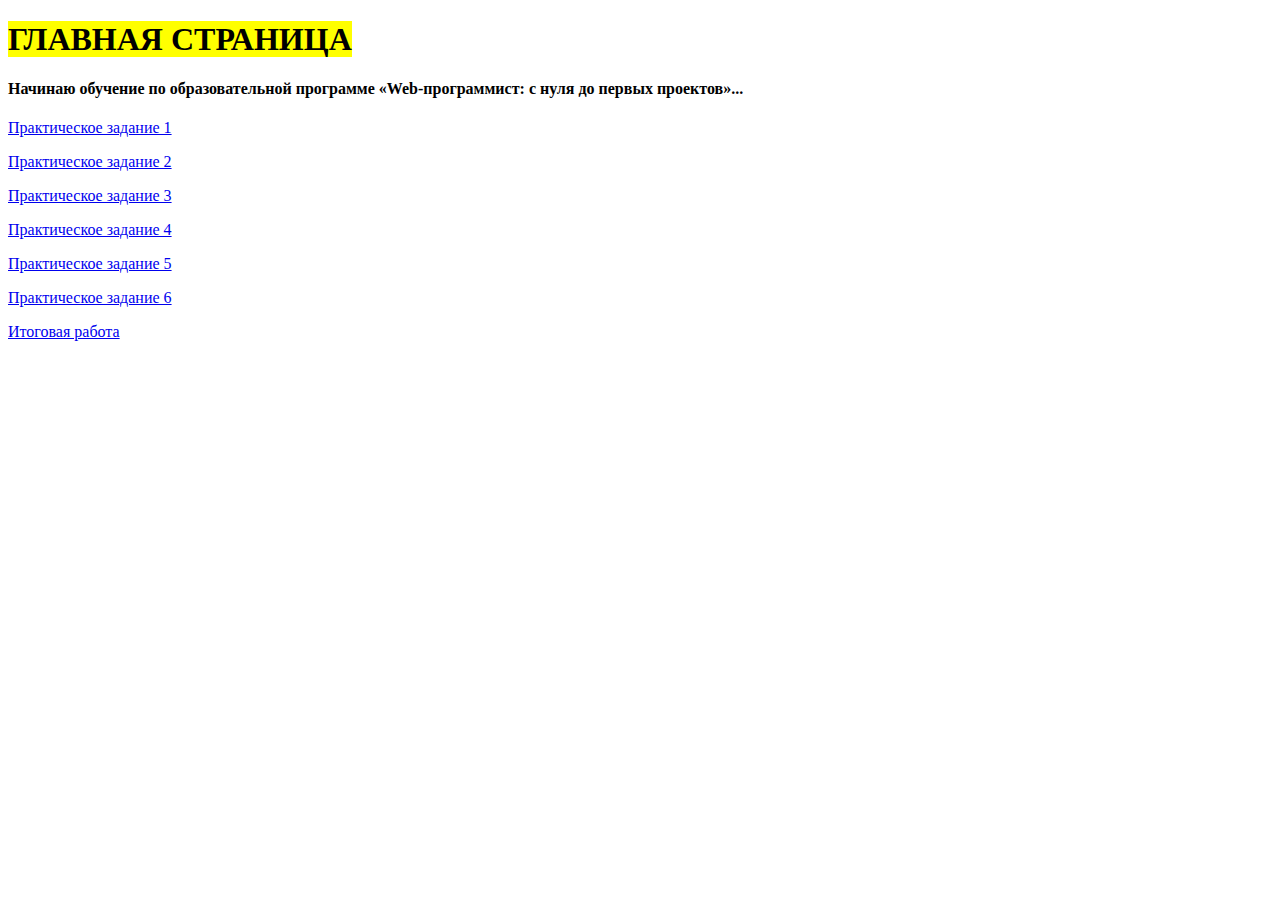
<file: index.html>
<!DOCTYPE html>
<html lang="ru">
<head>
    
    <h1><mark>ГЛАВНАЯ СТРАНИЦА</mark></h1>
    <meta charset="UTF-8">
    <meta name="viewport" content="width=device-width, initial-scale=1.0">
    <title>Учеба</title>
</head>
<body>
    <h4>Начинаю обучение по образовательной программе «Web-программист: с нуля до первых проектов»...</h4>
    <a href="task1.html">Практическое задание 1</a>
    <p>
    <a href="task2.html">Практическое задание 2</a>
    </p>
    <p>
        <a href="task3.html">Практическое задание 3</a>
    </p>
    <p>
        <a href="task4.html">Практическое задание 4</a>
    </p>
    <p>
        <a href="task5.html">Практическое задание 5</a>
    </p>
    <p>
        <a href="task6.html">Практическое задание 6</a>
    </p>
    <p>
        <a href="final.html">Итоговая работа</a>
    </p>


    
</body>
</html>
</file>
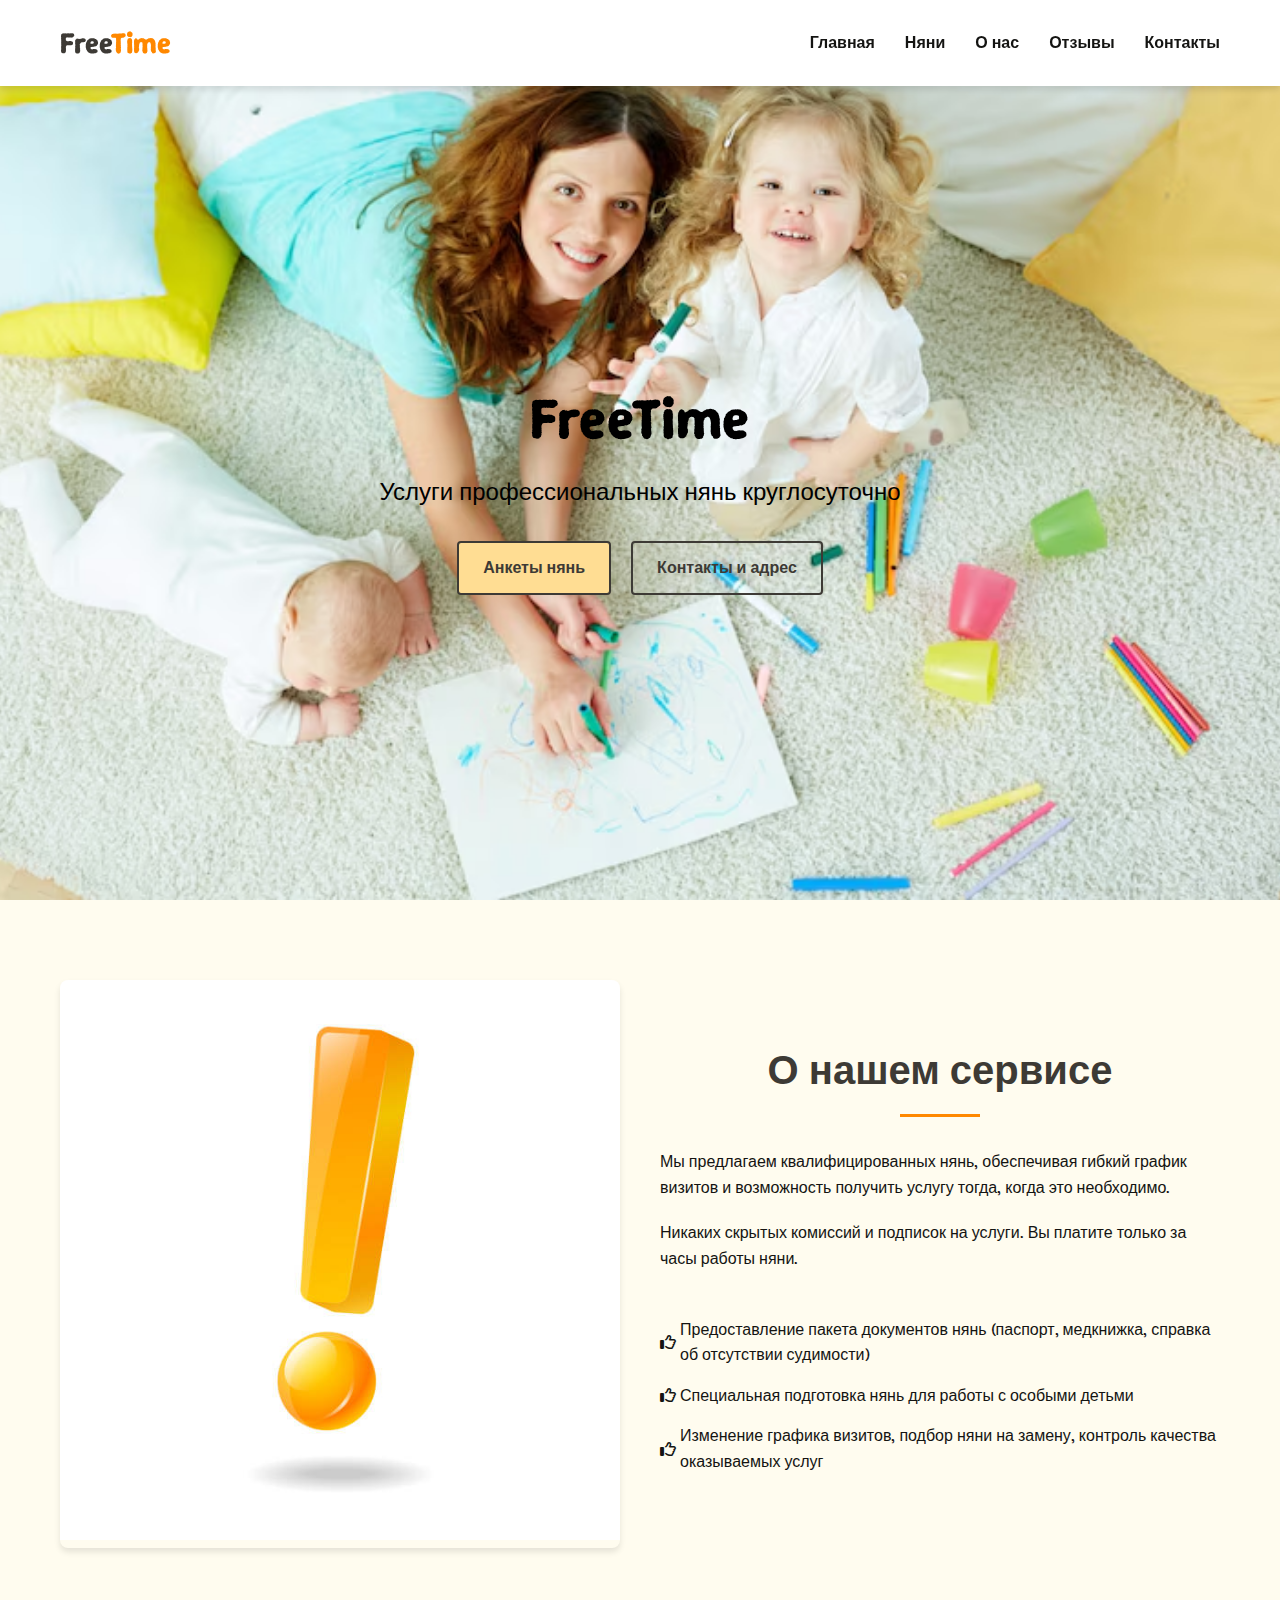
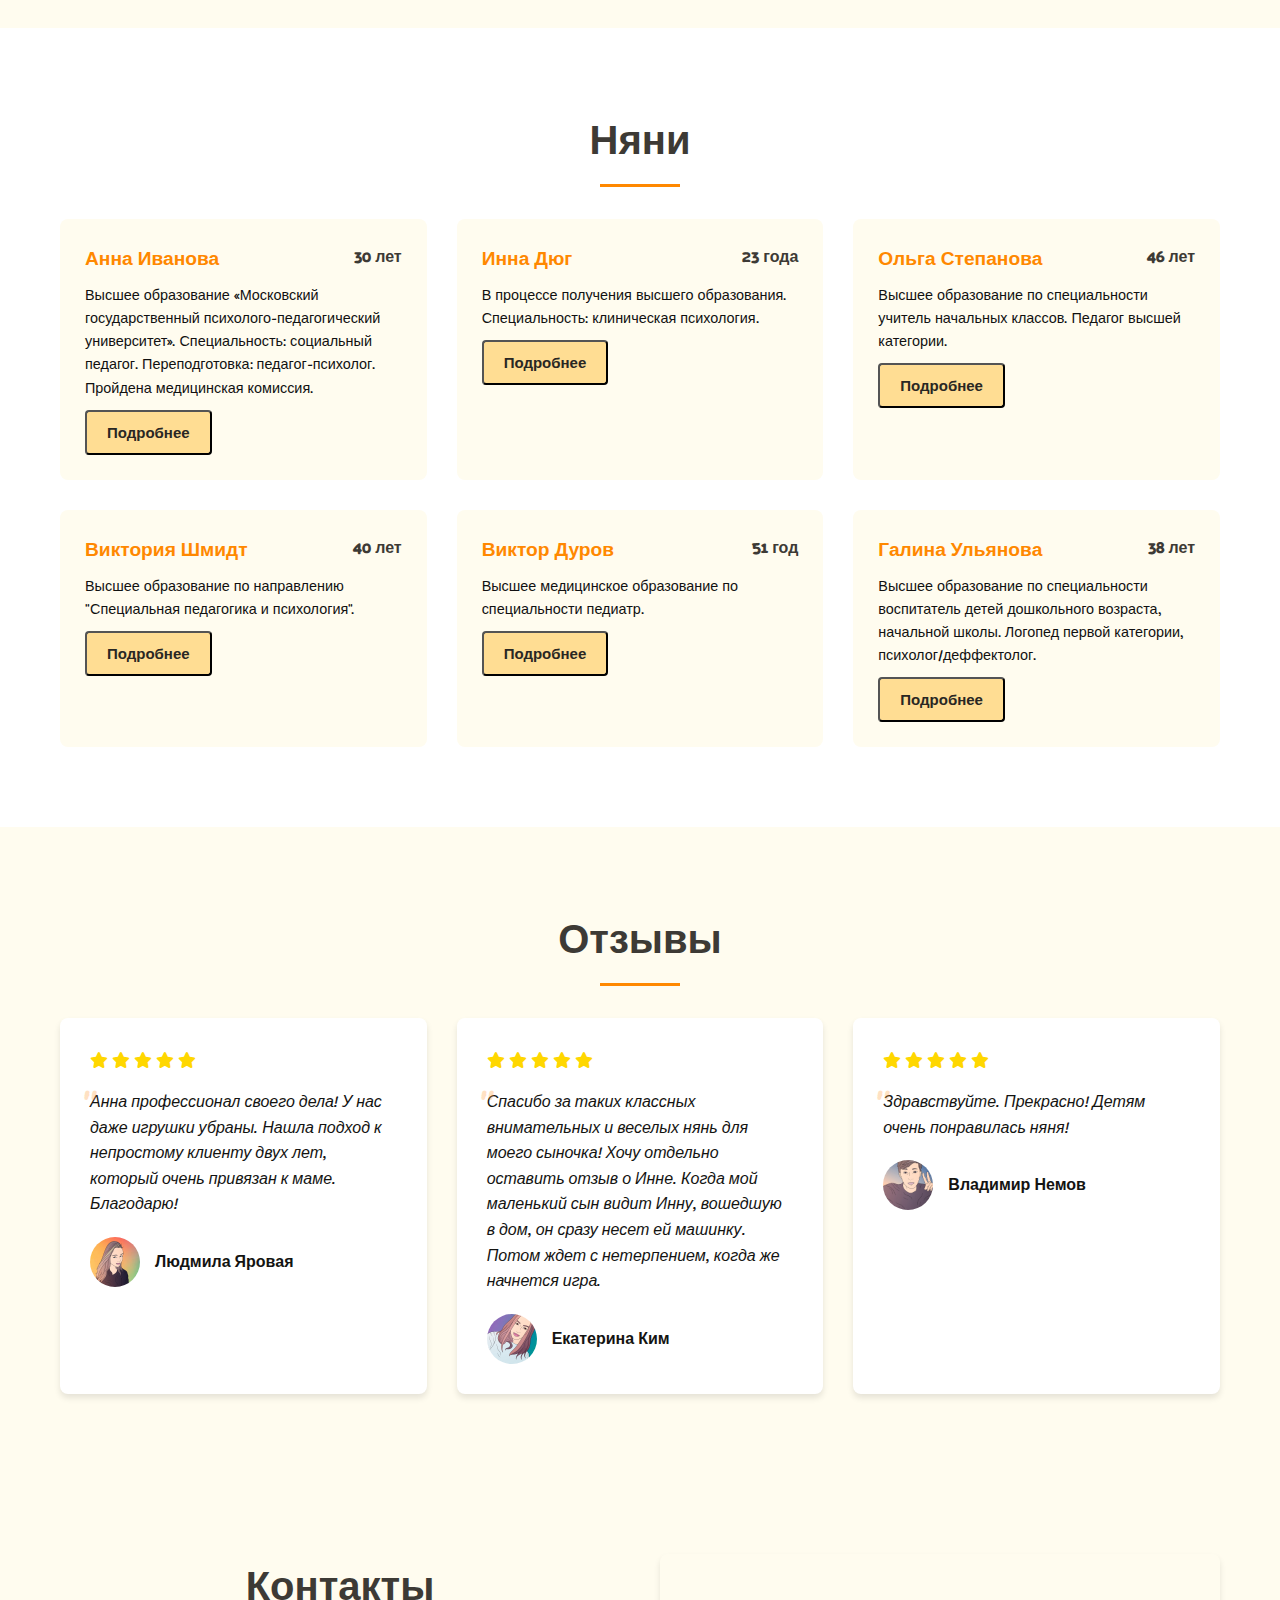
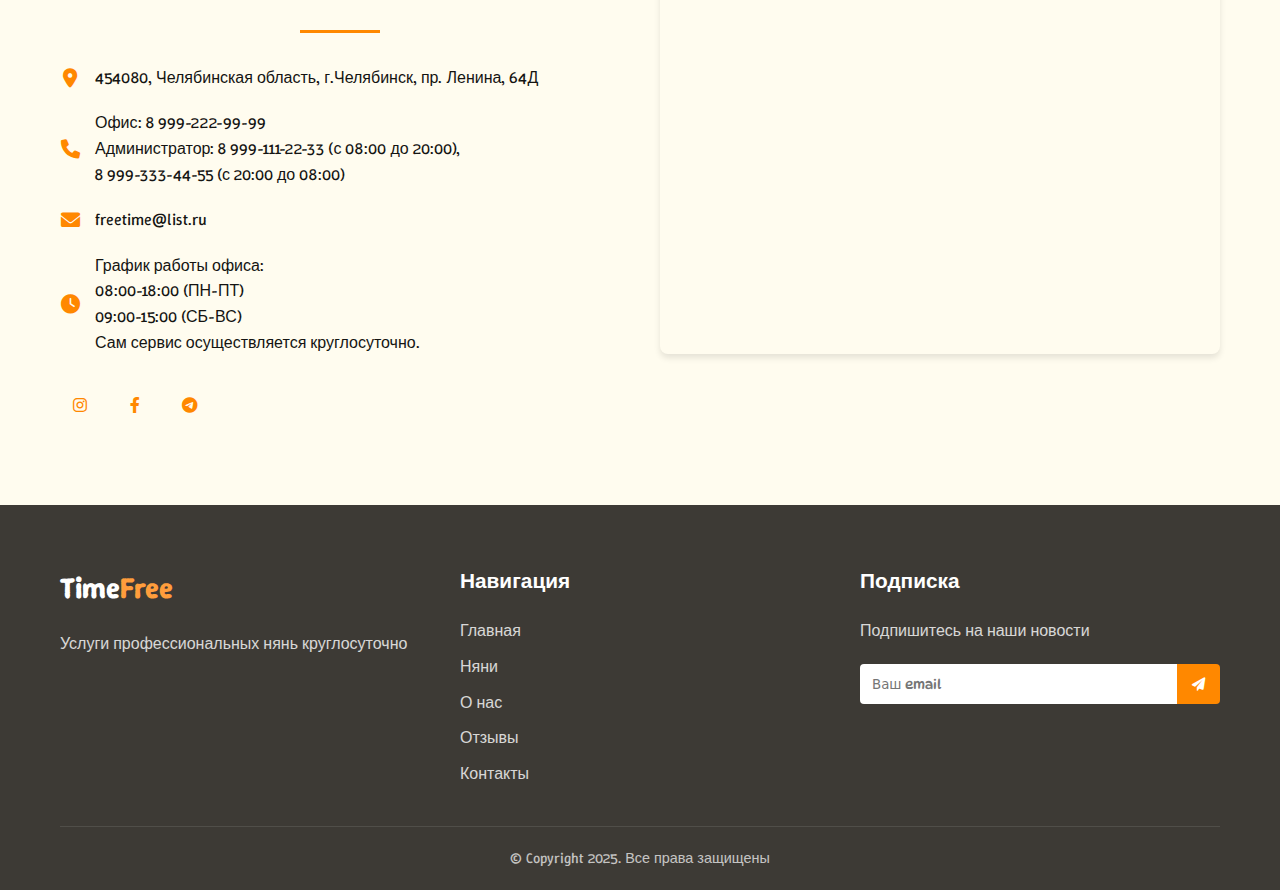
<file: final.html>
<!DOCTYPE html>
<html lang="ru">

<head>
    <meta charset="UTF-8">
    <meta name="viewport" content="width=device-width, initial-scale=1.0">
    <title>Название сайта</title>

    <link
        href="https://fonts.googleapis.com/css2?family=Playfair+Display:wght@400;700&family=Raleway:wght@400;600&display=swap"
        rel="stylesheet">
    <link rel="stylesheet" href="https://cdnjs.cloudflare.com/ajax/libs/font-awesome/6.0.0-beta3/css/all.min.css">
    <link rel="stylesheet" href="css/reset.css">
    <link rel="stylesheet" href="css/styles.css">
</head>

<body>
    <header class="header">
        <div class="container">
            <div class="header__inner">
                <a href="#" class="logo">Free<span>Time</span></a>
                <nav class="nav">
                    <ul class="nav__list">
                        <li class="nav__item"><a href="#" class="nav__link">Главная</a></li>
                        <li class="nav__item"><a href="#menu" class="nav__link">Няни</a></li>
                        <li class="nav__item"><a href="#about" class="nav__link">О нас</a></li>
                        <li class="nav__item"><a href="#reviews" class="nav__link">Отзывы</a></li>
                        <li class="nav__item"><a href="#contacts" class="nav__link">Контакты</a></li>
                    </ul>
                </nav>
                <button class="menu-toggle" aria-label="Меню">
                    <span class="menu-toggle__line"></span>
                    <span class="menu-toggle__line"></span>
                    <span class="menu-toggle__line"></span>
                </button>
            </div>
        </div>
    </header>

    <main class="main">
        <section class="hero">
            <div class="container">
                <h1 class="hero__title">FreeTime</h1>
                <p class="hero__subtitle">Услуги профессиональных нянь круглосуточно</p>
                <div class="hero__buttons">
                    <a href="#menu" class="btn btn--primary">Анкеты нянь</a>
                    <a href="#contacts" class="btn btn--outline">Контакты и адрес</a>
                </div>
            </div>
        </section>

        <section id="about" class="about">
            <div class="container">
                <div class="about__inner">
                    <div class="about__image">
                        <img src="Images/ЗНАК.jpg" alt="">
                    </div>
                    <div class="about__content">
                        <h2 class="section-title">О нашем сервисе</h2>
                        <p class="about__text">Мы предлагаем квалифицированных нянь, обеспечивая гибкий график визитов и возможность получить услугу тогда, когда это необходимо.</p>
                        <p class="about__text">Никаких скрытых комиссий и подписок на услуги. Вы платите только за часы работы няни.</p>
                        <ul class="about__features">
                            <li class="feature-item">
                                <span></span>
                            </li>
                            <li class="feature-item">
                                <i class="fa-regular fa-thumbs-up"></i>&nbsp;
                                <span>Предоставление пакета документов нянь (паспорт, медкнижка, справка об отсутствии судимости)</span>
                            </li>
                            <li class="feature-item">
                                <i class="fa-regular fa-thumbs-up"></i>&nbsp;
                                <span>Специальная подготовка нянь для работы с особыми детьми</span>
                            </li>
                            <li class="feature-item">
                                <i class="fa-regular fa-thumbs-up"></i>&nbsp;
                                <span>Изменение графика визитов, подбор няни на замену, контроль качества оказываемых услуг</span>
                            </li>
                        </ul>
                    </div>
                </div>
            </div>
        </section>

        <section id="menu" class="menu">
            <div class="container">
                <h2 class="section-title">Няни</h2>
                <div class="menu__content active" id="coffee">
                    <div class="menu__grid">
                        <div class="menu-item">
                            <div class="menu-item__header">
                                <h3 class="menu-item__title">Анна Иванова</h3>
                                <span class="menu-item__price">30 лет</span>
                            </div>
                            <p class="menu-item__description">Высшее образование «Московский государственный психолого-педагогический университет». Специальность: социальный педагог. Переподготовка: педагог-психолог.
                                 Пройдена медицинская комиссия.</p>
                                 <button class="menu--btn">Подробнее</button>
                        </div>
                        <div class="menu-item">
                            <div class="menu-item__header">
                                <h3 class="menu-item__title">Инна Дюг</h3>
                                <span class="menu-item__price">23 года</span>
                            </div>
                            <p class="menu-item__description"> В процессе получения высшего образования. Специальность: клиническая психология.</p>
                            <button class="menu--btn">Подробнее</button>
                        </div>
                        <div class="menu-item">
                            <div class="menu-item__header">
                                <h3 class="menu-item__title">Ольга Степанова</h3>
                                <span class="menu-item__price">46 лет</span>
                            </div>
                            <p class="menu-item__description">Высшее образование по специальности учитель начальных классов. Педагог высшей категории.</p>
                            <button class="menu--btn">Подробнее</button>
                        </div>
                        <div class="menu-item">
                            <div class="menu-item__header">
                                <h3 class="menu-item__title">Виктория Шмидт</h3>
                                <span class="menu-item__price">40 лет</span>
                            </div>
                            <p class="menu-item__description">Высшее образование по направлению "Специальная педагогика и психология". </p>
                            <button class="menu--btn">Подробнее</button>
                        </div>
                        <div class="menu-item">
                            <div class="menu-item__header">
                                <h3 class="menu-item__title">Виктор Дуров</h3>
                                <span class="menu-item__price">51 год</span>
                            </div>
                            <p class="menu-item__description">Высшее медицинское образование по специальности педиатр.</p>
                            <button class="menu--btn">Подробнее</button>
                        </div>
                        <div class="menu-item">
                            <div class="menu-item__header">
                                <h3 class="menu-item__title">Галина Ульянова</h3>
                                <span class="menu-item__price">38 лет</span>
                            </div>
                            <p class="menu-item__description">Высшее образование по специальности воспитатель детей дошкольного возраста, начальной школы. Логопед первой категории, психолог/деффектолог.</p>
                            <button class="menu--btn">Подробнее</button>
                        </div>
                    </div>
                </div>

            </div>
        </section>

        <section id="reviews" class="reviews">
            <div class="container">
                <h2 class="section-title">Отзывы</h2>
                <div class="reviews__slider">
                    <div class="review">
                        <div class="review__rating">
                            <i class="fas fa-star"></i>
                            <i class="fas fa-star"></i>
                            <i class="fas fa-star"></i>
                            <i class="fas fa-star"></i>
                            <i class="fas fa-star"></i>
                        </div>
                        <p class="review__text">Анна профессионал своего дела! У нас даже игрушки убраны. Нашла подход к непростому клиенту двух лет, который очень привязан к маме. Благодарю! </p>
                        <div class="review__author">
                            <img src="Images/Людмила.jpg" alt=""
                                class="review__photo">
                            <span class="review__name">Людмила Яровая</span>
                        </div>
                    </div>
                    <div class="review">
                        <div class="review__rating">
                            <i class="fas fa-star"></i>
                            <i class="fas fa-star"></i>
                            <i class="fas fa-star"></i>
                            <i class="fas fa-star"></i>
                            <i class="fas fa-star"></i>
                        </div>
                        <p class="review__text">Спасибо за таких классных внимательных и веселых нянь для моего сыночка! Хочу отдельно оставить отзыв о Инне. Когда мой маленький сын видит Инну, вошедшую в дом, он сразу несет ей машинку. Потом ждет с нетерпением, когда же начнется игра.</p>
                        <div class="review__author">
                            <img src="Images/Екатерина.jpg" alt=""
                                class="review__photo">
                            <span class="review__name">Екатерина Ким</span>
                        </div>
                    </div>
                    <div class="review">
                        <div class="review__rating">
                            <i class="fas fa-star"></i>
                            <i class="fas fa-star"></i>
                            <i class="fas fa-star"></i>
                            <i class="fas fa-star"></i>
                            <i class="fas fa-star"></i>
                        </div>
                        <p class="review__text">Здравствуйте. Прекрасно! Детям очень понравилась няня!</p>
                        <div class="review__author">
                            <img src="Images/Владимир.jpg" alt=""
                                class="review__photo">
                            <span class="review__name">Владимир Немов</span>
                        </div>
                    </div>
                </div>
            </div>
        </section>

        <section id="contacts" class="contacts">
            <div class="container">
                <div class="contacts__inner">
                    <div class="contacts__info">
                        <h2 class="section-title">Контакты</h2>
                        <div class="contact-item">
                            <i class="fas fa-map-marker-alt contact-icon"></i>
                            <span>454080, Челябинская область, г.Челябинск, пр. Ленина, 64Д </span>
                        </div>
                        <div class="contact-item">
                            <i class="fas fa-phone contact-icon"></i>
                            <span>Офис: 8 999-222-99-99<br>
                                Администратор:
                            8 999-111-22-33 (с 08:00 до 20:00),<br>
                    8 999-333-44-55 (с 20:00 до 08:00)</span>
                        </div>
                        <div class="contact-item">
                            <i class="fas fa-envelope contact-icon"></i>
                            <span>freetime@list.ru</span>
                        </div>
                        <div class="contact-item">
                            <i class="fas fa-clock contact-icon"></i>
                            <span>График работы офиса: <br>
                            08:00-18:00 (ПН-ПТ) <br>
                            09:00-15:00 (СБ-ВС) <br>
                        Сам сервис осуществляется круглосуточно.</span>
                        </div>
                        <div class="social-links">
                            <a href="#" class="social-link" aria-label="Instagram"><i class="fab fa-instagram"></i></a>
                            <a href="#" class="social-link" aria-label="Facebook"><i class="fab fa-facebook-f"></i></a>
                            <a href="#" class="social-link" aria-label="Telegram"><i
                                    class="fab fa-telegram-plane"></i></a>
                        </div>
                    </div>
                    <div class="contacts__map">
                        <iframe src="https://www.google.com/maps/embed?pb=!1m18!1m12!1m3!1d2279.3567903571825!2d61.38634604549189!3d55.15953365492288!2m3!1f0!2f0!3f0!3m2!1i1024!2i768!4f13.1!3m3!1m2!1s0x43c592b6999c0367%3A0x87a7ad3343ed54eb!2z0KLQpiDQkNC70L7QtSDQn9C-0LvQtQ!5e0!3m2!1sru!2sru!4v1752603335900!5m2!1sru!2sru" width="600" height="450" style="border:0;" allowfullscreen="" loading="lazy" referrerpolicy="no-referrer-when-downgrade"></iframe>
                    </div>
                </div>
            </div>
        </section>
    </main>

    <footer class="footer">
        <div class="container">
            <div class="footer__inner">
                <div class="footer__logo">
                    <a href="#" class="logo">Time<span>Free</span></a>
                    <p class="footer__text">Услуги профессиональных нянь круглосуточно</p>
                </div>
                <div class="footer__nav">
                    <h3 class="footer__title">Навигация</h3>
                    <ul class="footer__list">
                        <li><a href="#" class="footer__link">Главная</a></li>
                        <li><a href="#menu" class="footer__link">Няни</a></li>
                        <li><a href="#about" class="footer__link">О нас</a></li>
                        <li><a href="#reviews" class="footer__link">Отзывы</a></li>
                        <li><a href="#contacts" class="footer__link">Контакты</a></li>
                    </ul>
                </div>
                <div class="footer__subscribe">
                    <h3 class="footer__title">Подписка</h3>
                    <p class="footer__text">Подпишитесь на наши новости</p>
                    <form class="subscribe-form">
                        <input type="email" placeholder="Ваш email" class="subscribe-input">
                        <button type="submit" class="subscribe-btn"><i class="fas fa-paper-plane"></i></button>
                    </form>
                </div>
            </div>
            <div class="footer__bottom">
                <p class="footer__copyright">© Copyright 2025. Все права защищены</p>
            </div>
        </div>
    </footer>


</body>

</html>
</file>
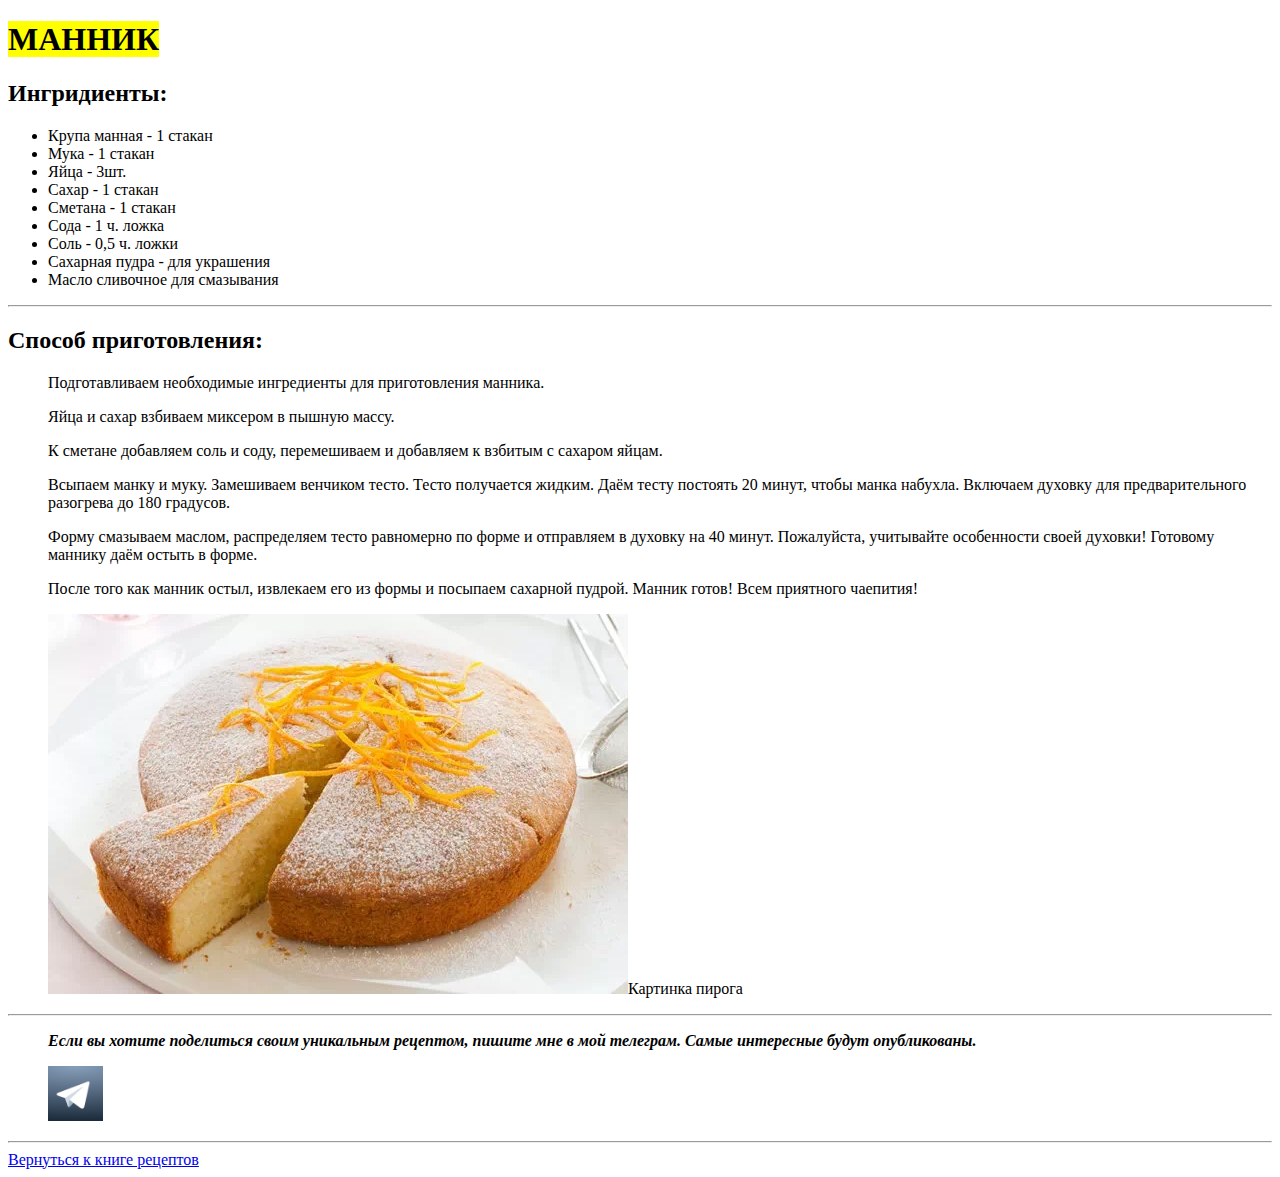
<file: task1.html>
<!DOCTYPE html>
<html lang="ru">
<head>  
    <h1><mark>МАННИК</mark></h1>
    <meta charset="UTF-8">
    <meta name="viewport" content="width=device-width, initial-scale=1.0">
    
   <title>Манник</title>
   <style>
.container {
  text-align: center; 
}
</style>
</head>
<body>
    <h2>Ингридиенты:</h2>
    <ul>
    <li>Крупа манная - 1 стакан</li>
    <li>Мука - 1 стакан</li>
    <li>Яйца - 3шт.</li>
    <li>Сахар - 1 стакан</li>
    <li>Сметана - 1 стакан</li>
    <li>Сода - 1 ч. ложка</li>
    <li>Соль - 0,5 ч. ложки</li>
    <li>Сахарная пудра - для украшения</li>
    <li>Масло сливочное для смазывания</li>
    </ul>    
    <hr>
    <h2>Способ приготовления:</h2>
    
        <ul>Подготавливаем необходимые ингредиенты для приготовления манника.</ul>
        <ul>Яйца и сахар взбиваем миксером в пышную массу.</ul>
        <ul>К сметане добавляем соль и соду, перемешиваем и добавляем к взбитым с сахаром яйцам.</ul>
        <ul>Всыпаем манку и муку. Замешиваем венчиком тесто. Тесто получается жидким.
Даём тесту постоять 20 минут, чтобы манка набухла.
Включаем духовку для предварительного разогрева до 180 градусов.</ul>
        <ul>Форму смазываем маслом, распределяем тесто равномерно по форме и отправляем в духовку на 40 минут.
Пожалуйста, учитывайте особенности своей духовки!
Готовому маннику даём остыть в форме.</ul>
        <ul>После того как манник остыл, извлекаем его из формы и посыпаем сахарной пудрой.
Манник готов! Всем приятного чаепития!</ul>
<ul><img src="манник2.jpg" alt="">Картинка пирога</ul>
    <hr>
   <ul><i><b>Если вы хотите поделиться своим уникальным рецептом, пишите мне в мой телеграм.
    Самые интересные будут опубликованы.</b></i></ul>
    <ul> <a href="https://t.me/Alealealesya">
<img width="55" src="телеграм.png" alt="Ссылка на телеграмм"></ul>
    </a>
    <hr>
    <a href="index.html">Вернуться к книге рецептов</a>


    
</body>
</html>
</file>
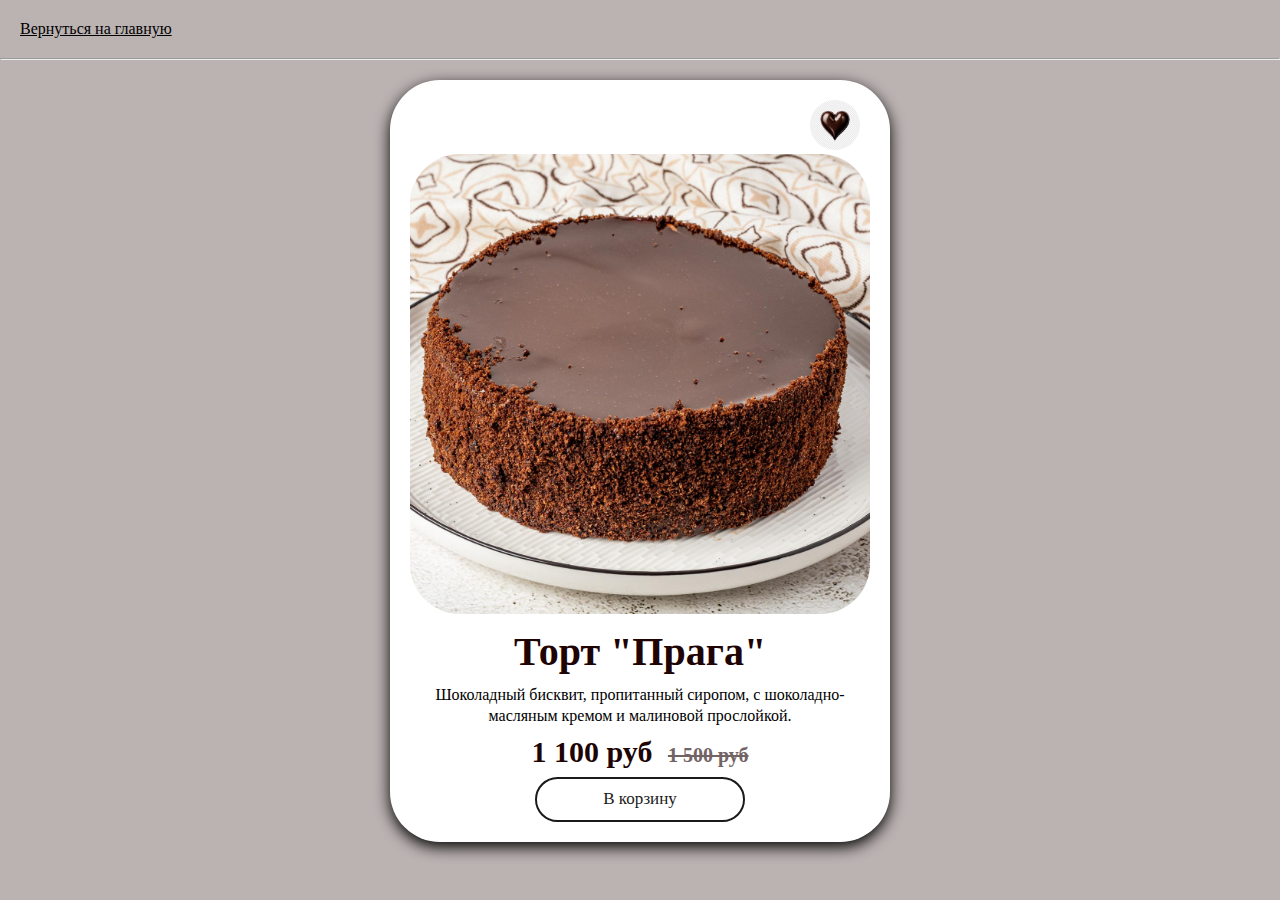
<file: task2.html>
<!DOCTYPE html>
<html lang="en">
<head>
    <meta charset="UTF-8">
    <meta name="viewport" content="width=device-width, initial-scale=1.0">
    <title>Document</title>
    <link rel="stylesheet" href="task2.css">
</head>
<body>
    <a class="back-to-main" href="index.html">Вернуться на главную</a>
    <hr>
    <div class="card">
        <p class="favorite">
            <a href="#"> <img src="Images/heart.jpg" alt="Избранное"></a></p>

            <img src="Images/торт.jpg" alt="Торт Прага">
<h2>Торт "Прага"</h2>
<p class="info">Шоколадный бисквит, пропитанный сиропом, с шоколадно-масляным кремом и малиновой прослойкой.</p>
<p class="price">1 100 руб <span class="old-price">1 500 руб</span></p>
 <button>В корзину</button>
</div>

    
</body>
</html>
</file>
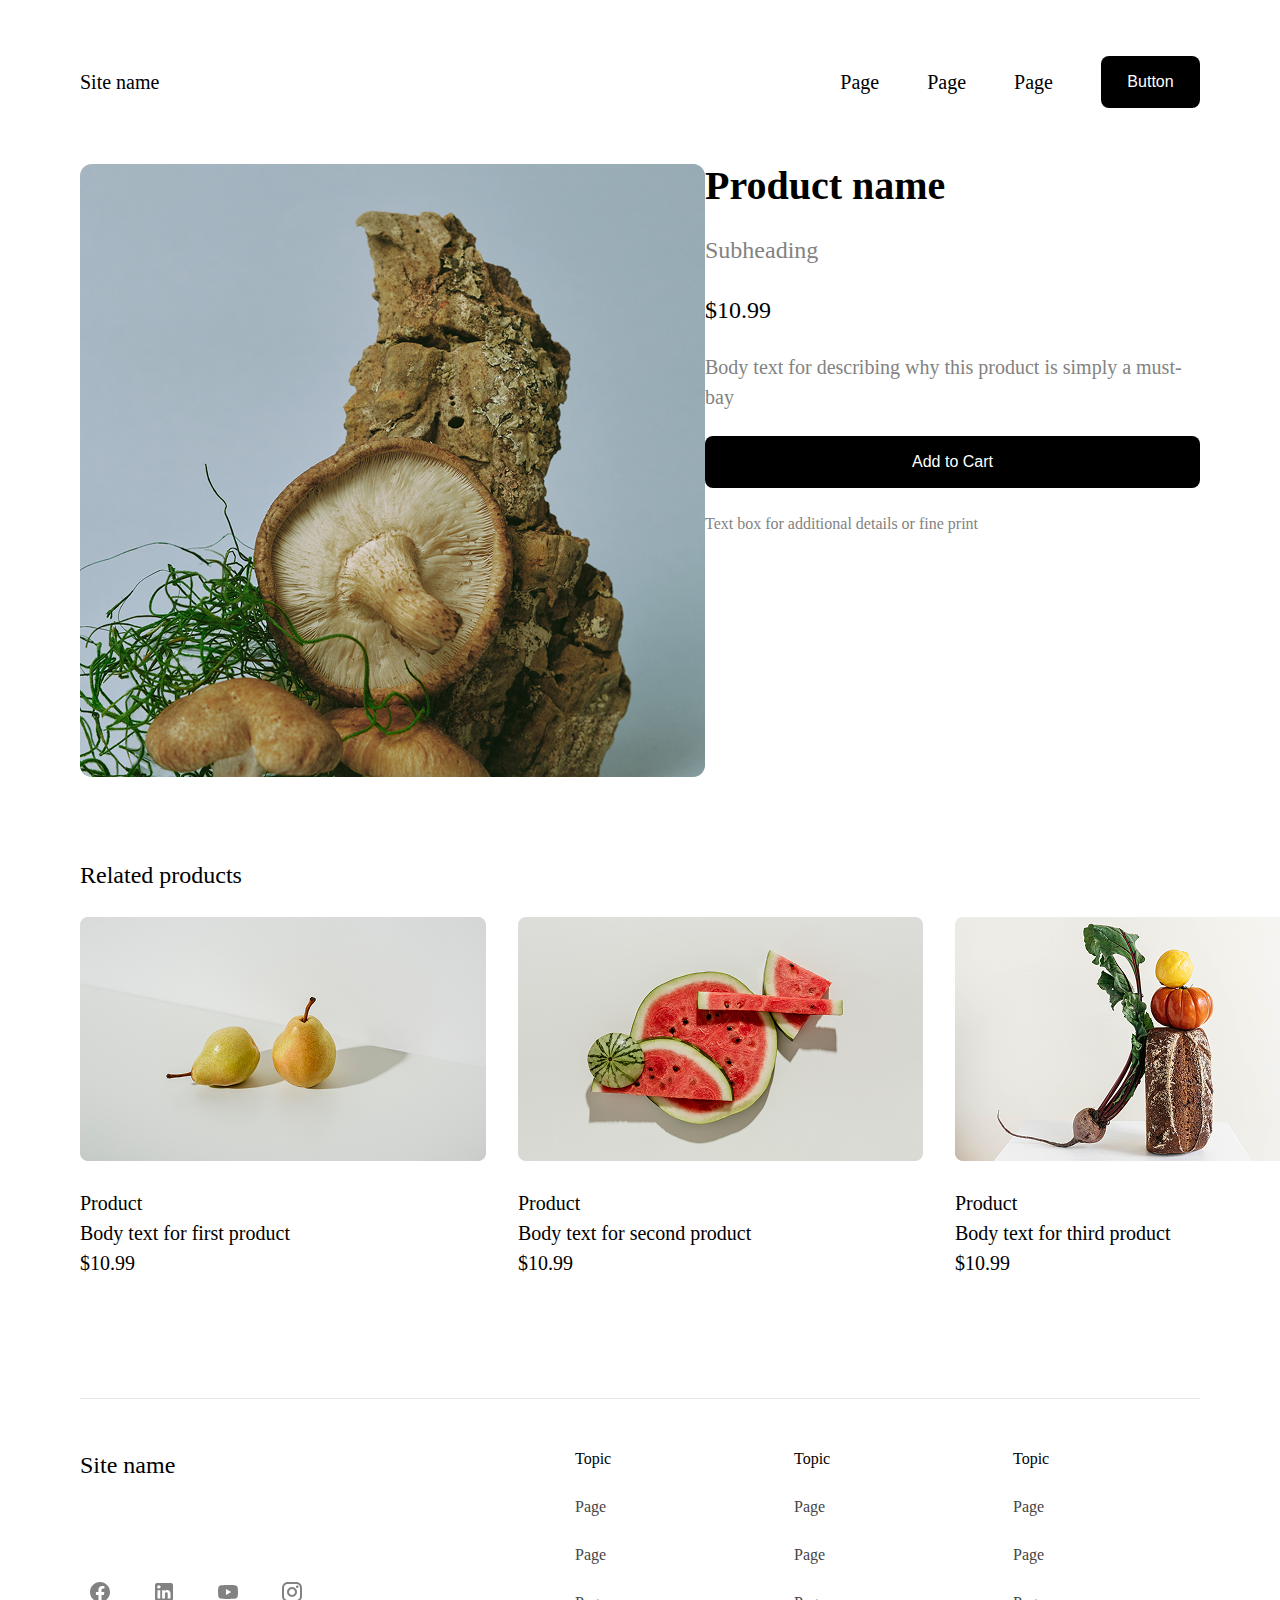
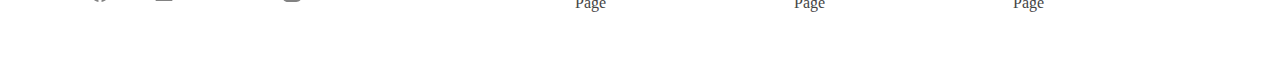
<file: task3.html>
<!DOCTYPE html>
<html lang="en">
<head>
    <meta charset="UTF-8">
    <meta name="viewport" content="width=device-width, initial-scale=1.0">
    <title>Document</title>
    <link rel="stylesheet" href="reset.css">
    <link rel="stylesheet" href="task3.css">
</head>
<body>
    <header>
        <a class="logo" href="#">
            Site name
        </a>
        <nav>
            <a href="">Page</a> 
            <a href="">Page</a> 
            <a href="">Page</a> 
            <button>Button</button>
        </nav>
    </header>

    <main>
        <section class="hero-product">
            <img src="Images/task3/hero-image.png" alt="">
            <div class="hero-product-description">
                <h1>Product name</h1>
                <h2>Subheading</h2>
                <p class="hero-product-price">$10.99</p>
                <p class="hero-product-about">Body text for describing why this product is simply a must-bay</p>
                <button>Add to Cart</button>
                <p class="hero-product-additional-details">Text box for additional details or fine print</p>
            </div>
        </section>

        <section class="products">
            <h2>Related products</h2>
            <div class="product-cards">
                <figure class="product-card">
                    <img src="Images/task3/card-1.png" alt="">
                    <figcaption>
                        <h3>Product</h3>
                        <p class="product-card-about">Body text for first product</p>
                        <p class="product-card-price">$10.99</p>
                    </figcaption>
                </figure>
                <figure class="product-card">
                    <img src="Images/task3/card-2.png" alt="">
                    <figcaption>
                        <h3>Product</h3>
                        <p class="product-card-about">Body text for second product</p>
                        <p class="product-card-price">$10.99</p>
                    </figcaption>
                </figure>
                <figure class="product-card">
                    <img src="Images/task3/card-3.png" alt="">
                    <figcaption>
                        <h3>Product</h3>
                        <p class="product-card-about">Body text for third product</p>
                        <p class="product-card-price">$10.99</p>
                    </figcaption>
                </figure>
            </div>
        </section>
    </main>

    <footer>
        <div class="footer-info">
            <h2>Site name</h2>
            <div class="social-media">
                <a href="#"><img src="Images/task3/icons/Icon.svg" alt=""></a>
                <a href="#"><img src="Images/task3/icons/Icon-1.svg" alt=""></a>
                <a href="#"><img src="Images/task3/icons/Icon-2.svg" alt=""></a>
                <a href="#"><img src="Images/task3/icons/Icon-3.svg" alt=""></a>
            </div>
        </div>
        <div class="footer-links">
            <ul class="footer-links-list">
                <h3>Topic</h3>
                <li><a href="#">Page</a></li>
                <li><a href="#">Page</a></li>
                <li><a href="#">Page</a></li>
            </ul>
            <ul class="footer-links-list">
                <h3>Topic</h3>
                <li><a href="#">Page</a></li>
                <li><a href="#">Page</a></li>
                <li><a href="#">Page</a></li>
            </ul>
            <ul class="footer-links-list">
                <h3>Topic</h3>
                <li><a href="#">Page</a></li>
                <li><a href="#">Page</a></li>
                <li><a href="#">Page</a></li>
            </ul>

        </div>
    </footer>
</body>
</html>
</file>
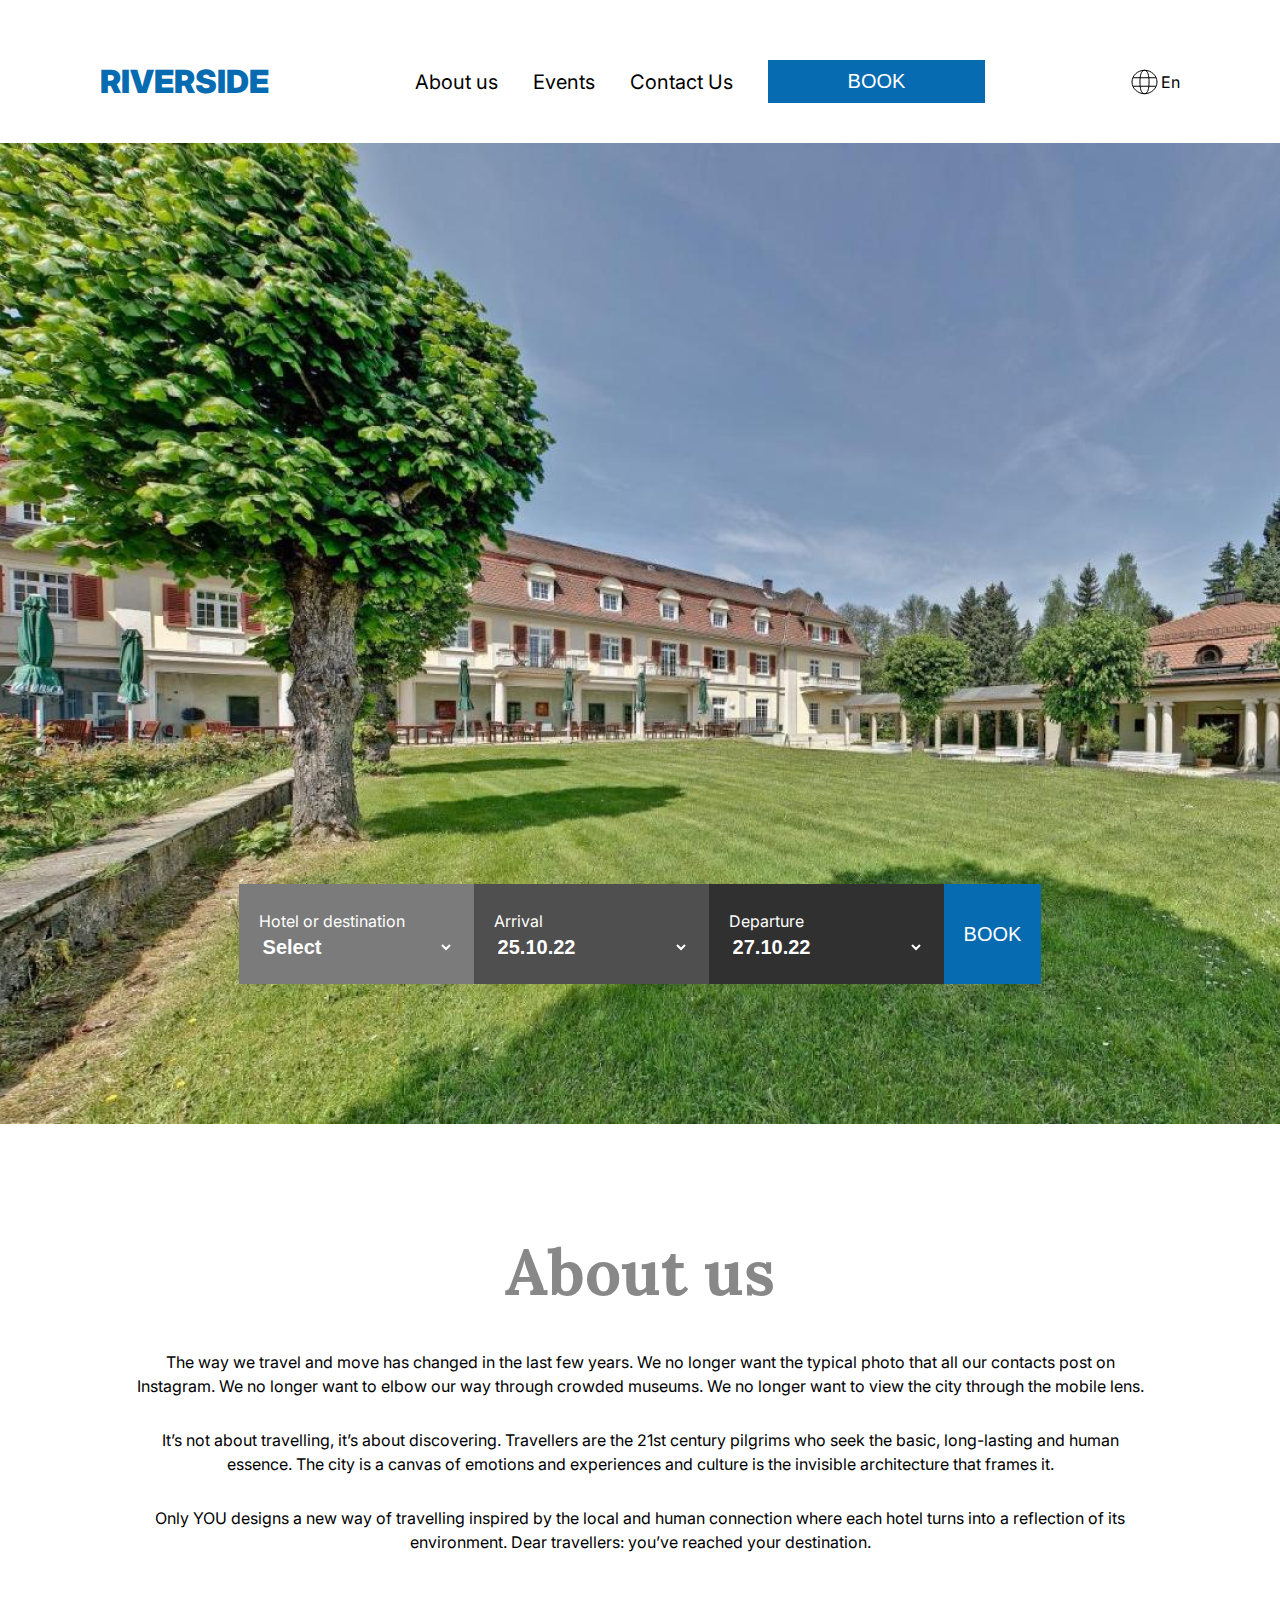
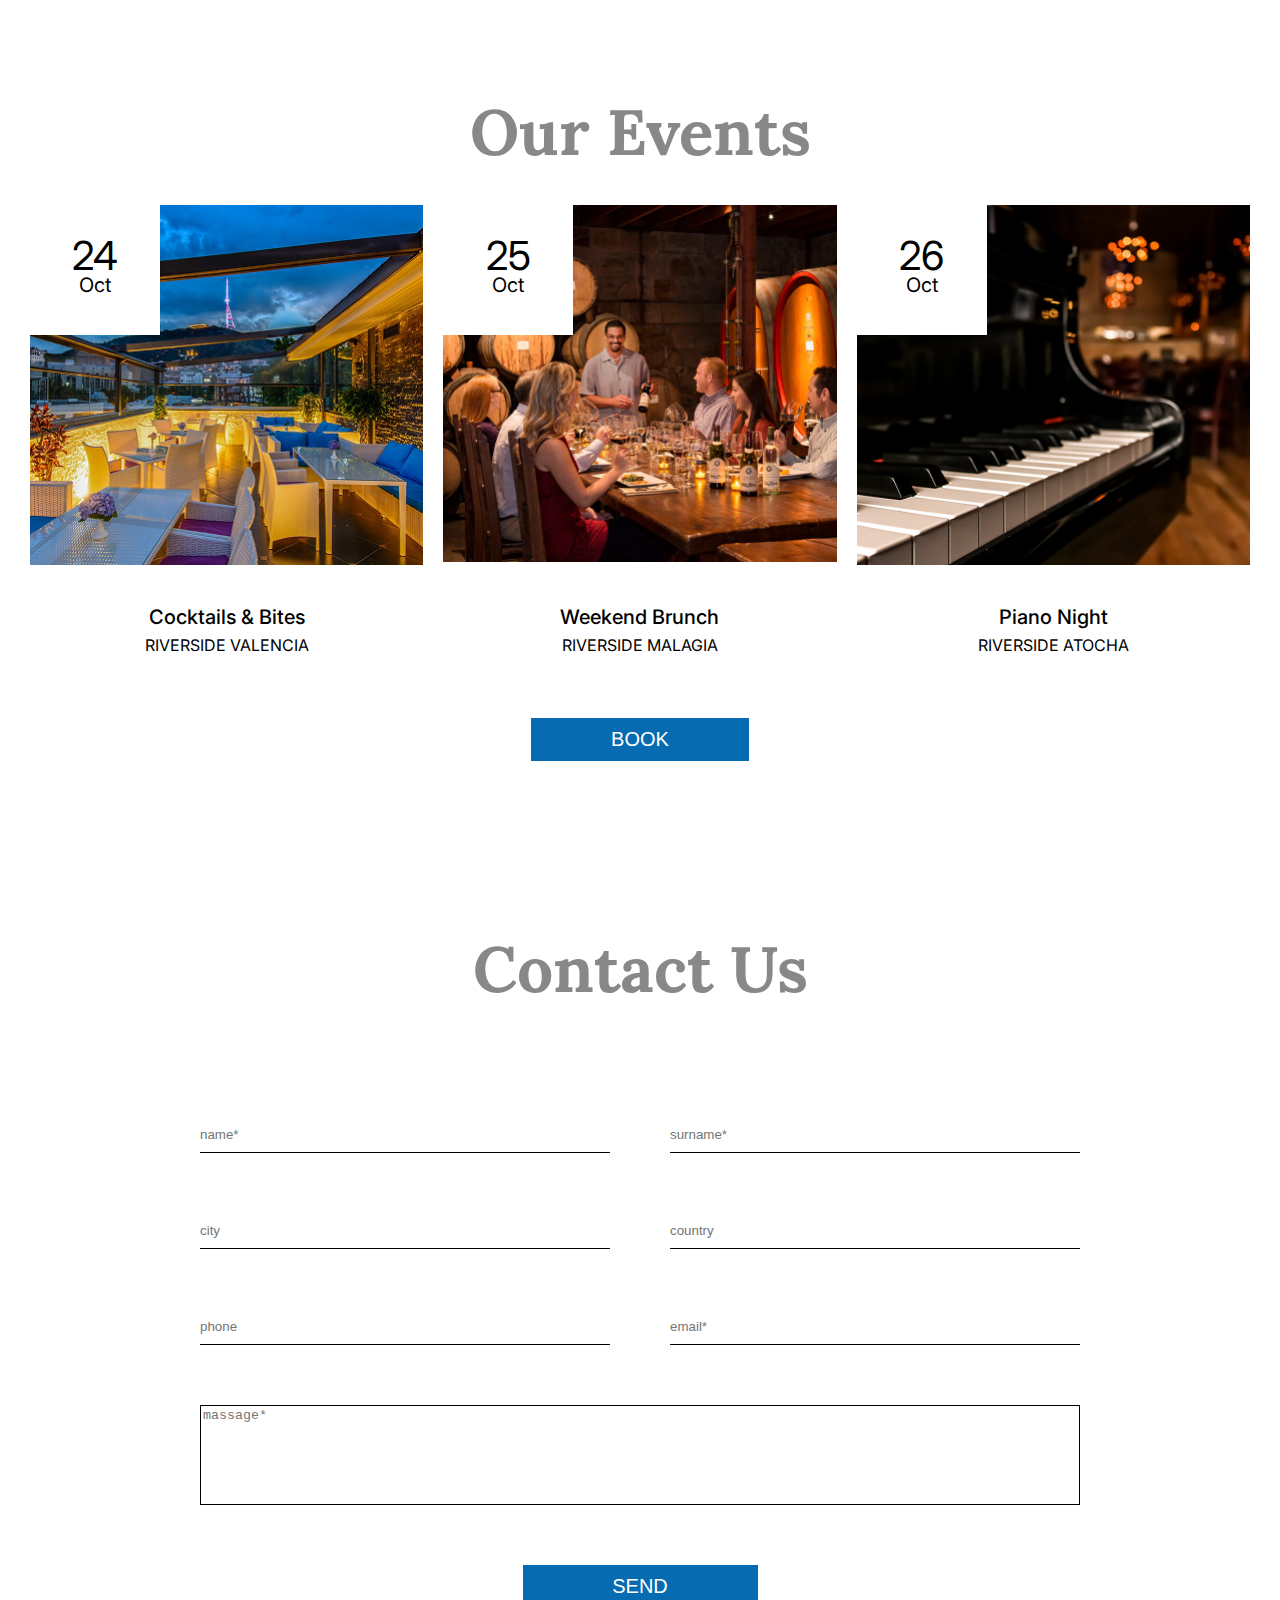
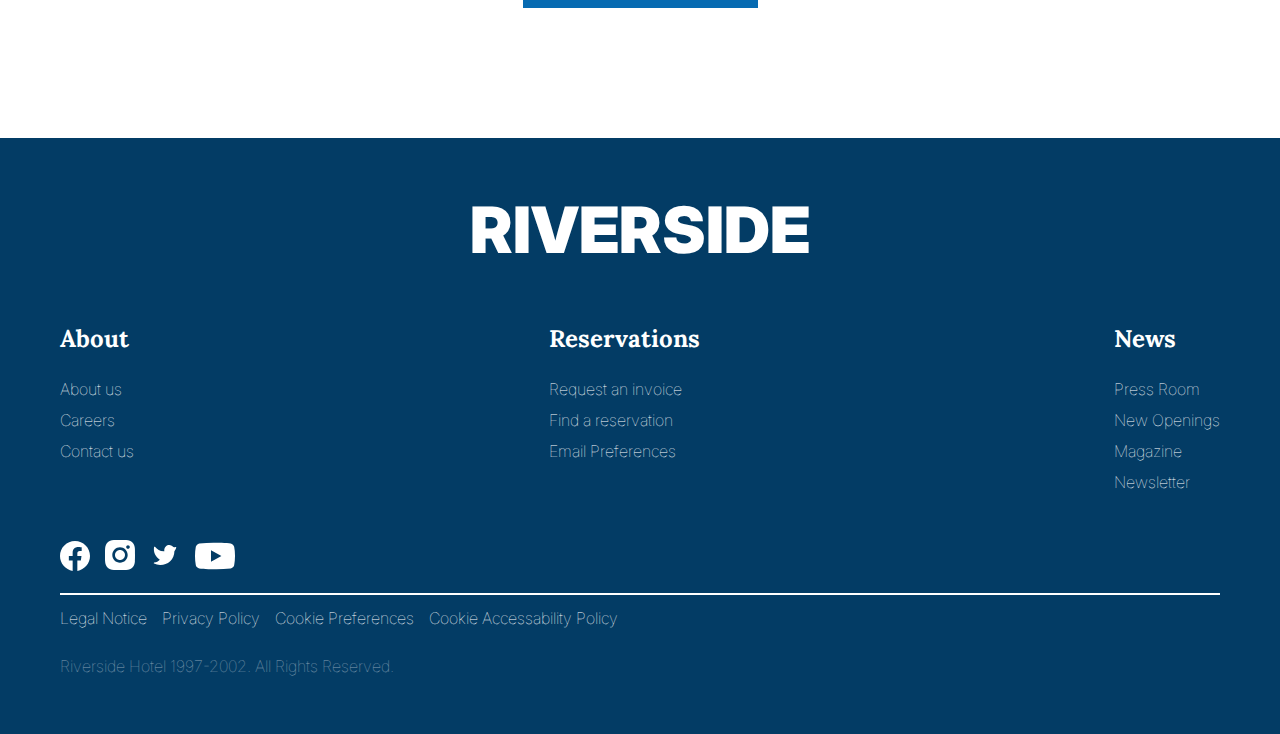
<file: task4.html>
<!DOCTYPE html>
<html lang="en">
<head>
    <meta charset="UTF-8">
    <meta name="viewport" content="width=device-width, initial-scale=1.0">
    <title>Document</title>
    <link rel="stylesheet" href="reset.css">
    <link rel="stylesheet" href="task4.css">
</head>

<body>
    <header>
        <button class="burger-btn">
            <img src="Images/task4/icons/burger-menu.svg" alt="">
        </button>
        <a href="task4.html" class="logo">
            Riverside
        </a>
        <nav>
            <a href="#">About us</a>
            <a href="#">Events</a>
            <a href="#">Contact Us</a>
            <button>Book</button>
        </nav>
        <div class="lang">
            <img src="Images/task4/icons/lang.svg" alt="Логотип">
            <span>En</span>
        </div>
    </header>

    <main>
        <section class="hero">
            <div class="hero-choose">
                <h4>Hotel or destination</h4>
                <select name="" id="">
                    <option value="">Select</option>
                </select>
            </div>
            <div class="hero-choose">
                <h4>Arrival</h4>
                <select name="" id="">
                    <option value="">25.10.22</option>
                </select>
            </div>
            <div class="hero-choose">
                <h4>Departure</h4>
                <select name="" id="">
                    <option value="">27.10.22</option>
                </select>
            </div>
            <button>Book</button>
        </section>

        <section class="about-us">
            <h2 id="about-us">About us</h2>
            <p>The way we travel and move has changed in the last few years. We no longer want the typical photo that all our contacts post on Instagram. We no longer want to elbow our way through crowded museums. We no longer want to view the city through the mobile lens.</p>
            <p>It’s not about travelling, it’s about discovering. Travellers are the 21st century pilgrims who seek the basic, long-lasting and human essence. The city is a canvas of emotions and experiences and culture is the invisible architecture that frames it.</p>
            <p>Only YOU designs a new way of travelling inspired by the local and human connection where each hotel turns into a reflection of its environment. Dear travellers: you’ve reached your destination.</p>
        </section>

        <section class="our-events">
            <h2 id="our-events">Our Events</h2>
            <div class="cards">
                <div class="card">
                    <img src="Images/task4/cards/card-1.png" alt="">
                    <div class="card-body">
                        <h4>Cocktails & Bites</h4>
                        <p>Riverside Valencia</p>
                    </div>
                    <div class="card-date">
                        <span class="card-date-day">24</span>
                        <br>Oct
                    </div>
                </div>
                <div class="card">
                    <img src="Images/task4/cards/card-2.png" alt="">
                    <div class="card-body">
                        <h4>Weekend Brunch</h4>
                        <p>Riverside Malagia</p>
                    </div>
                    <div class="card-date">
                        <span class="card-date-day">25</span>
                        <br>Oct
                    </div>
                </div>
                <div class="card">
                    <img src="Images/task4/cards/card-3.png" alt="">
                    <div class="card-body">
                        <h4>Piano Night</h4>
                        <p>Riverside Atocha</p>
                    </div>
                    <div class="card-date">
                        <span class="card-date-day">26</span>
                        <br>Oct
                    </div>
                </div>
            </div>
            <button>Book</button>
        </section>

        <section class="contact-us">
            <h2 id="contact-us">Contact Us</h2>
            <form action="" class="contact-form">
               <div class="contact-form-field">
                    <input type="text" placeholder="name*" required>
                    <input type="text" placeholder="surname*" required>
                    <input type="text" placeholder="city">
                    <input type="text" placeholder="country">
                    <input type="tel" placeholder="phone">
                    <input type="email" placeholder="email*" required>
                </div>
                <textarea name="" id="" required placeholder="massage*"></textarea>
                <button>Send</button>
            </form>
        </section>
    </main>

    <footer>
        <section class="footer-body">
            <h3>Riverside</h3>

            <div class="footer-body-links">
                <ul>
                    <h4>About</h4>
                    <li><a href="#">About us</a></li>
                    <li><a href="#">Careers</a></li>
                    <li><a href="#">Contact us</a></li>
                </ul>
                <ul>
                    <h4>Reservations</h4>
                    <li><a href="#">Request an invoice</a></li>
                    <li><a href="#">Find a reservation</a></li>
                    <li><a href="#">Email Preferences</a></li>
                </ul>
                <ul>
                    <h4>News</h4>
                    <li><a href="#">Press Room</a></li>
                    <li><a href="#">New Openings</a></li>
                    <li><a href="#">Magazine</a></li>
                    <li><a href="#">Newsletter</a></li>
                </ul>
            </div>

            <div class="footer-social-media">
                <a href="#"><img src="Images/task4/icons/facebook.svg" alt=""></a>
                <a href="#"><img src="Images/task4/icons/instagram.svg" alt=""></a>
                <a href="#"><img src="Images/task4/icons/twitter.svg" alt=""></a>
                <a href="#"><img src="Images/task4/icons/youtube.svg" alt=""></a>
            </div>

            <div class="footer-policy">
                <a href="#">Legal Notice</a>
                <a href="#">Privacy Policy</a>
                <a href="#">Cookie Preferences</a>
                <a href="#">Cookie Accessability Policy</a>
            </div>
            <p class="rights">
                Riverside Hotel 1997-2002. All Rights Reserved.
            </p>
        </section>


    </footer>
    
</body>
</html>
</file>
<file: css/styles.css>
@import url('https://fonts.googleapis.com/css2?family=DynaPuff:wght@400..700&family=Winky+Rough:ital,wght@0,300..900;1,300..900&display=swap');

/* Базовые стили */
:root {
    --primary-color: #ff8800;
    --primary-color-hover: #ff9e44;
    --secondary-color: #ff9d3c;
    --dark-color: #3d3a35;
    --light-color: #fffcef;
    --white-color: #FFFFFF;
    --text-color: #141412;
    --gray-color: #111111;
    --shadow: 0 4px 6px rgba(0, 0, 0, 0.1);
    --transition: all 0.3s ease;
}

* {
    margin: 0;
    padding: 0;
    box-sizing: border-box;
}

body {
    font-family: "Winky Rough", sans-serif;
    line-height: 1.6;
    color: var(--text-color);
    background-color: var(--light-color);
}

h1, h2, h3, h4 {
    font-family: "Winky Rough", sans-serif;
    font-weight: 700;
}

.container {
    width: 100%;
    max-width: 1200px;
    margin: 0 auto;
    padding: 0 20px;
}

img {
    max-width: 100%;
    height: auto;
}

a {
    text-decoration: none;
    color: inherit;
}

ul {
    list-style: none;
}

.btn {
    display: inline-block;
    padding: 12px 24px;
    border-radius: 4px;
    font-weight: 600;
    text-align: center;
    cursor: pointer;
    transition: var(--transition);
    border: none;
    font-size: 1rem;
}

.btn--primary {
    background-color:rgb(255, 221, 147);
    color: #3d3a35;
    border: 2px solid #3d3a35;
}

.btn--primary:hover {
    background-color: var(--primary-color-hover);
    transform: translateY(-2px);
    box-shadow: var(--shadow);
}

.btn--outline {
    background-color: transparent;
    color: #3d3a35;
    border: 2px solid #3d3a35;
}

.btn--outline:hover {
    background-color: var(--primary-color-hover);
    transform: translateY(-2px);
}

.section-title {
    font-size: 2.5rem;
    margin-bottom: 2rem;
    text-align: center;
    color: var(--dark-color);
    position: relative;
    padding-bottom: 15px;
}

.section-title::after {
    content: '';
    position: absolute;
    bottom: 0;
    left: 50%;
    transform: translateX(-50%);
    width: 80px;
    height: 3px;
    background-color: var(--primary-color);
}

/* Шапка */
.header {
    background-color: var(--white-color);
    box-shadow: var(--shadow);
    position: fixed;
    width: 100%;
    top: 0;
    left: 0;
    z-index: 1000;
}

.header__inner {
    display: flex;
    justify-content: space-between;
    align-items: center;
    padding: 20px 0;
}

.logo {
    font-size: 1.8rem;
    font-weight: 700;
    color: var(--dark-color);
}

.logo span {
    color: var(--primary-color);
}

.nav__list {
    display: flex;
    gap: 30px;
}

.nav__link {
    font-weight: 600;
    position: relative;
    padding: 5px 0;
    transition: var(--transition);
}

.nav__link::after {
    content: '';
    position: absolute;
    bottom: 0;
    left: 0;
    width: 0;
    height: 2px;
    background-color: var(--primary-color);
    transition: var(--transition);
}

.nav__link:hover {
    color: var(--primary-color);
}

.nav__link:hover::after {
    width: 100%;
}

.menu-toggle {
    display: none;
    background: none;
    border: none;
    cursor: pointer;
    padding: 10px;
    z-index: 1001;
}

.menu-toggle__line {
    display: block;
    width: 25px;
    height: 2px;
    background-color: var(--dark-color);
    margin: 5px 0;
    transition: var(--transition);
}

.menu--btn {
     background-color:rgb(255, 221, 147);
    color: #292723;
    padding: 12px 20px;
    margin-top: 10px;
    border-radius: 4px;
    font-weight: 600;
    text-align: center;
    cursor: pointer;
    transition: var(--transition);
    font-size: 15px;
}

.menu--btn:hover {
    background-color: var(--primary-color-hover);
    transform: translateY(-2px);
    box-shadow: var(--shadow);
}

/* Герой */
.hero {
    background: linear-gradient(rgba(255, 255, 255, 0), rgba(255, 255, 255, 0)), url('../Images/image.png') no-repeat center center/cover;
    height: 100vh;
    color: var(--white-color);
    display: flex;
    align-items: center;
    text-align: center;
    padding-top: 80px;
}

.hero__title {
    font-size: 3.5rem;
    margin-bottom: 20px;
    line-height: 1.2;
    color: black;
}

.hero__subtitle {
    font-size: 1.5rem;
    margin-bottom: 30px;
    max-width: 700px;
    margin-left: auto;
    margin-right: auto;
    color: black;
}

.hero__buttons {
    display: flex;
    gap: 20px;
    justify-content: center;
}

/* О нас */
.about {
    padding: 80px 0;
}

.about__inner {
    display: grid;
    grid-template-columns: 1fr 1fr;
    gap: 40px;
    align-items: center;
}

.about__image {
    border-radius: 8px;
    overflow: hidden;
    box-shadow: var(--shadow);
}

.about__image img {
    width: 100%;
    height: 100%;
    object-fit: cover;
    transition: var(--transition);
}

.about__image:hover img {
    transform: scale(1.05);
}

.about__text {
    margin-bottom: 20px;
}

.about__features {
    margin-top: 30px;
}

.feature-item {
    display: flex;
    align-items: center;
    margin-bottom: 15px;
}

.feature-icon {
    margin-right: 15px;
    color: var(--primary-color);
    font-size: 1.2rem;
}

/* Меню */
.menu {
    padding: 80px 0;
    background-color: var(--white-color);
}

.menu__tabs {
    display: flex;
    justify-content: center;
    margin-bottom: 30px;
    gap: 10px;
}

.tab-btn {
    padding: 10px 20px;
    background: none;
    border: none;
    border-bottom: 2px solid transparent;
    font-family: "Winky Rough", sans-serif;
    font-weight: 600;
    font-size: 1rem;
    cursor: pointer;
    transition: var(--transition);
    color: var(--gray-color);
}

.tab-btn.active {
    color: var(--primary-color);
    border-bottom-color: var(--primary-color);
}

.tab-btn:hover {
    color: var(--primary-color);
}

.menu__content {
    display: none;
}

.menu__content.active {
    display: block;
}

.menu__grid {
    display: grid;
    grid-template-columns: repeat(auto-fit, minmax(300px, 1fr));
    gap: 30px;
}

.menu-item {
    background-color: var(--light-color);
    padding: 25px;
    border-radius: 8px;
    transition: var(--transition);
}

.menu-item:hover {
    transform: translateY(-5px);
    box-shadow: var(--shadow);
}

.menu-item__header {
    display: flex;
    justify-content: space-between;
    margin-bottom: 10px;
}

.menu-item__title {
    font-size: 1.2rem;
    color: var(--primary-color);
}

.menu-item__price {
    font-weight: 700;
    color: var(--dark-color);
}

.menu-item__description {
    color: var(--gray-color);
    font-size: 0.9rem;
}

/* Отзывы */
.reviews {
    padding: 80px 0;
    background-color: var(--light-color);
}

.reviews__slider {
    display: grid;
    grid-template-columns: repeat(auto-fit, minmax(300px, 1fr));
    gap: 30px;
}

.review {
    background-color: var(--white-color);
    padding: 30px;
    border-radius: 8px;
    box-shadow: var(--shadow);
    transition: var(--transition);
}

.review:hover {
    transform: translateY(-5px);
}

.review__rating {
    color: #FFD700;
    margin-bottom: 15px;
}

.review__text {
    font-style: italic;
    margin-bottom: 20px;
    position: relative;
}

.review__text::before {
    content: '"';
    font-size: 3rem;
    color: var(--secondary-color);
    position: absolute;
    top: -20px;
    left: -10px;
    opacity: 0.3;
}

.review__author {
    display: flex;
    align-items: center;
}

.review__photo {
    width: 50px;
    height: 50px;
    border-radius: 50%;
    object-fit: cover;
    margin-right: 15px;
}

.review__name {
    font-weight: 600;
}

/* Контакты */
.contacts {
    padding: 80px 0;
}

.contacts__inner {
    display: grid;
    grid-template-columns: 1fr 1fr;
    gap: 40px;
}

.contact-item {
    display: flex;
    align-items: center;
    margin-bottom: 20px;
}

.contact-icon {
    margin-right: 15px;
    color: var(--primary-color);
    font-size: 1.2rem;
    width: 20px;
    text-align: center;
}

.contacts__map {
    height: 400px;
    border-radius: 8px;
    overflow: hidden;
    box-shadow: var(--shadow);
}

.social-links {
    display: flex;
    gap: 15px;
    margin-top: 30px;
}

.social-link {
    display: flex;
    align-items: center;
    justify-content: center;
    width: 40px;
    height: 40px;
    border-radius: 50%;
    background-color: var(--light-color);
    color: var(--primary-color);
    transition: var(--transition);
}

.social-link:hover {
    background-color: var(--primary-color);
    color: var(--white-color);
    transform: translateY(-3px);
}

/* Подвал */
.footer {
    background-color: var(--dark-color);
    color: var(--white-color);
    padding: 60px 0 20px;
}

.footer__inner {
    display: grid;
    grid-template-columns: repeat(auto-fit, minmax(250px, 1fr));
    gap: 40px;
    margin-bottom: 40px;
}

.footer__logo .logo {
    color: var(--white-color);
}

.footer__logo .logo span {
    color: var(--secondary-color);
}

.footer__text {
    margin-top: 20px;
    opacity: 0.8;
    line-height: 1.6;
}

.footer__title {
    font-size: 1.3rem;
    margin-bottom: 20px;
    font-family: "Winky Rough", sans-serif;
}

.footer__list {
    display: flex;
    flex-direction: column;
    gap: 10px;
}

.footer__link {
    opacity: 0.8;
    transition: var(--transition);
}

.footer__link:hover {
    opacity: 1;
    color: var(--secondary-color);
}

.subscribe-form {
    display: flex;
    margin-top: 20px;
}

.subscribe-input {
    flex: 1;
    padding: 12px;
    border: none;
    border-radius: 4px 0 0 4px;
    font-family: "DynaPuff", system-ui;
}

.subscribe-input:focus {
    outline: none;
    box-shadow: 0 0 0 2px var(--secondary-color);
}

.subscribe-btn {
    background-color: var(--primary-color);
    color: var(--white-color);
    border: none;
    border-radius: 0 4px 4px 0;
    padding: 0 15px;
    cursor: pointer;
    transition: var(--transition);
}

.subscribe-btn:hover {
    background-color: var(--secondary-color);
}

.footer__bottom {
    padding-top: 20px;
    border-top: 1px solid rgba(255, 255, 255, 0.1);
    text-align: center;
}

.footer__copyright {
    opacity: 0.7;
    font-size: 0.9rem;
}

/* Адаптивность */
@media (max-width: 992px) {
    .section-title {
        font-size: 2rem;
    }
    
    .hero__title {
        font-size: 2.8rem;
    }
    
    .hero__subtitle {
        font-size: 1.3rem;
    }
    
    .about__inner {
        grid-template-columns: 1fr;
    }
    
    .about__image {
        order: -1;
    }
}

@media (max-width: 768px) {
    .nav {
        position: fixed;
        top: 80px;
        left: -100%;
        width: 80%;
        height: calc(100vh - 80px);
        background-color: var(--white-color);
        box-shadow: var(--shadow);
        transition: var(--transition);
        z-index: 999;
        flex-direction: column;
        padding: 30px;
    }
    
    .nav.active {
        left: 0;
    }
    
    .nav__list {
        flex-direction: column;
        gap: 20px;
    }
    
    .menu-toggle {
        display: block;
    }
    
    .menu-toggle.active .menu-toggle__line:nth-child(1) {
        transform: rotate(45deg) translate(5px, 5px);
    }
    
    .menu-toggle.active .menu-toggle__line:nth-child(2) {
        opacity: 0;
    }
    
    .menu-toggle.active .menu-toggle__line:nth-child(3) {
        transform: rotate(-45deg) translate(7px, -6px);
    }
    
    .hero {
        height: auto;
        padding: 120px 0 80px;
    }
    
    .hero__buttons {
        flex-direction: column;
        gap: 15px;
    }
    
    .contacts__inner {
        grid-template-columns: 1fr;
    }
    
    .contacts__map {
        height: 300px;
    }
}

@media (max-width: 576px) {
    .section-title {
        font-size: 1.8rem;
    }
    
    .hero__title {
        font-size: 2.2rem;
    }
    
    .hero__subtitle {
        font-size: 1.1rem;
    }
    
    .menu__tabs {
        flex-direction: column;
    }
}
</file>
<file: task2.css>
*{
    margin: 0;
    padding: 0;
    font-family: Marker Felt, fantasy ;
    box-sizing: border-box;
}
body{
    background: rgb(187, 178, 178);
}
.back-to-main{
    display: block;
    margin: 20px;
    width:max-content ;
    color: black;
}

.card{
    background: white;
    width: 100%;
    max-width: 500px;
    margin: 20px auto;
    padding: 20px;
    border-radius: 50px;
    box-shadow: 0px 5px 15px rgb(0, 0, 0, 1);
    transition: 0.3s;
}

.card:hover{
    transform: scale(1.1);
}
.card .favorite{
    margin:0px 400px;
    width: 50px;
}

.card h2{
margin: 10px; 
font-size: 40px;
color: rgb(32, 4, 4);
text-align: center;
}
.card p {
    text-align: center;
    font-size: 16px;
}

.card .info{
    margin: 8px;
    line-height: 1.3;
    color: (114, 100, 100);
}

.card .price{
    margin: 8px;
    font-weight: bold;
    color: rgb(32, 4, 4);
    font-size: 30px;
}

.card .old-price{
    font-size: 20px;
    color: rgb(114, 100, 100);
    text-decoration: line-through;
    margin-left: 8px;
}
.card img{
    border-radius: 50px;
    width: 100%;
}

.card button{
    width: 210px;
    height: 45px;
    margin: 0 auto;
    display: block;
    font-size: 17px;
    background:white;
border: 2px solid rgb(27, 26, 26);
color: rgb(27, 26, 26);
border-radius: 25px;
}

button:hover{
color: rgb(27, 26, 26);
border-color: rgb(27, 26, 26);
background: rgb(187, 178, 178); ;
}

button:active{
background: rgb(32, 4, 4);
color: white;
}
</file>
<file: task3.css>
@import url('https://fonts.googleapis.com/css2?family=Inter:ital,opsz,wght@0,14..32,100..900;1,14..32,100..900&family=Rubik:ital,wght@0,300..900;1,300..900&display=swap');


* {
    box-sizing: border-box;
}

body{
    font-size: "Inter", sans-serif;
    max-width: 1440px;
    margin: 0 auto;
    padding: 56px 80px;
}

header{
    display: flex;
    justify-content: space-between;
    align-items: center;
}

.logo, 
header nav a, 
.hero-product-about,
.hero-product-additional-details,
.product-card figcaption {
    color: black;
    text-decoration: none;
    font-weight: 500;
    font-size: 20px;
    line-height: 150%;
}

header nav{
    display: flex;
    gap: 48px;
    align-items: center;
}

header button,
.hero-product-description button {
    background: black;
    color: white;
    width: 99px;
    height: 52px;
    border-radius: 8px;
    border: none;
    cursor: pointer;
    font-size: 16px;
    font-weight: 500;
}

.hero-product{
    margin: 56px 0px 80px;
    display: flex;
    justify-content: space-between;
}

.hero-product-description{
    display: flex;
    flex-direction: column;
    gap: 24px;
    max-width: 515px;
}

h1{
    font-size: 40px;
    font-weight: 600;
    line-height: 110%;
}

.hero-product-description h2, 
.hero-product-price,
.products h2,
.footer-info h2 {
    font-size: 24px;
    line-height: 150%;
}

.hero-product-description h2,
.hero-product-about,
.hero-product-additional-details {
    color: #828282;
}

.hero-product-description button {
    width: unset;
}

.hero-product-additional-details{
    font-size: 16px;
}
.product-cards{
    margin: 24px 0px 120px;
    display: flex;
    gap: 32px;
}

.product-card{
    flex: auto;
}

.product-card figcaption{
    margin-top: 24px;
}

footer{
    display: flex;
    justify-content: space-between;
    border-top: 1px solid #E6E6E6;
    padding-top: 48px;
}

.footer-links{
    display: flex;
    gap: 32px;
}

.footer-links-list{
    display: flex;
    flex-direction: column;
    gap: 24px;
    width: 187px;
}

.footer-links-list a, .footer-links h3{
    font-weight: 500;
    line-height: 150%;
    color: #454545;
    text-decoration: none;
}

.footer-links h3{
    color: black;
}

.footer-info{
    display: flex;
    justify-content: space-between;
    flex-direction: column;
}

.social-media{
    display: flex;
    align-items: center;
    gap: 24px;
}

.social-media img:hover{
    filter: brightness(50%);
}
</file>
<file: task4.css>
@import url('https://fonts.googleapis.com/css2?family=Inter:ital,opsz,wght@0,14..32,100..900;1,14..32,100..900&family=Lora:ital,wght@0,400..700;1,400..700&family=Rubik:ital,wght@0,300..900;1,300..900&display=swap');

*{
box-sizing: border-box;
}
body{
    font-family: "Inter", sans-serif;
}
a{
    text-decoration: none;
}

header{
    max-width: 1500px;
    margin: 0 auto;
    padding: 60px 100px 40px;
    display: flex;
    align-items: center;
    justify-content: space-between;
}

.logo{
    font-size: 32px;
    text-transform: uppercase;
    font-weight: 900;
    color: #076BB2;
}

nav{
    display: flex;
    align-items: center;
    gap: 35px;
}

nav a{
    color: black;
    font-size: 20px;
}

button{
    background: #076BB2;
    color: white;
    border: none;
    text-transform: uppercase;
    padding: 10px 80px;
    font-size: 20px;
    cursor: pointer;
}

.lang{
    display: flex;
    align-items: center;
    gap: 3px;
}

.burger-btn{
    background: transparent;
    padding: 0;
    display: none;
}

.hero{
    height: 981px;
    background: url(Images/task4/hero.png);
    background-size: cover;
    display: flex;
    align-items: end;
    justify-content: center;
    padding-bottom: 140px;
}

.hero-choose{
    padding: 24px 20px;
    width: 235px;
    height: 100px;
    color: white;
    display: flex;
    flex-direction: column;
    justify-content: center;
}

.hero-choose:nth-child(1){
    background: #7B7B7B;
}
.hero-choose:nth-child(2){
    background: #504F4F;
}
.hero-choose:nth-child(3){
    background: #303030;
}

.hero-choose h4{
    line-height: 160%;
}

.hero-choose select{
    background: transparent;
    border: none;
    color: white;
    font-size: 20px;
    font-weight: 600;
}

.hero button{
    height: 100px;
    padding: 20px;
}

.about-us{
        margin: 100px auto;
        max-width: 1080px;
        padding: 0px 30px;
        line-height: 150%;
        text-align: center;
    }

    h2{
        font-size: 64px;
        color: #888;
        font-family: "Lora", serif;
        font-weight: 700;
        line-height: 150%;
        text-align: center;
    }

    .about-us p{
        margin: 30px 0px;
    }

    .our-events{
        text-align: center;
        padding: 30px;
    }

    .cards{
        display: grid;
        grid-template-columns: repeat(3, 1fr);
        max-width: 1300px;
        margin: 25px auto;
        gap: 20px;
    }

    .card{
        position: relative;
    }

    .card-date{
        position: absolute;
        top: 0;
        left: 0;
        background: white;
        width: 130px;
        height: 130px;
        display: flex;
        align-items: center;
        justify-content: center;
        flex-direction: column;
        font-size: 20px;
        line-height: 15px;
    }

    .card-date-day{
        font-size: 40px;
    }

    .card img{
        width: 100%;
        height: 360px;
        object-fit: cover;
    }

    .card-body{
      padding: 40px;
      text-align: center;
      display: flex;
      flex-direction: column;
      gap: 10px;
      text-transform: uppercase;
    }

    .card-body h4{
        font-size: 20px;
        font-weight: 500;
        text-transform: none;
    }

    .contact-us{
        max-width: 940px;
        margin: 100px auto;
        padding: 30px;
    }

    .contact-form{
        display: flex;
        flex-direction: column;
        gap: 60px;
    }
    
    .contact-form-field{
        display: grid;
        grid-template-columns: repeat(2, 1fr);
        gap: 60px;
        margin-top: 100px;
    }

    .contact-form-field input{
        border: none;
        border-bottom: 1px solid black;
        padding: 10px 0px;
        outline: none;
    }

    .contact-form textarea{
        resize: none;
        height: 100px;
        border: 1px solid black;
        outline: none;
    }

    .contact-form button{
        width: 235px;
        display: block;
        margin: 0 auto;
    }

    footer{
        background: #033C65;
        padding: 60px;
    }

    .footer-body{
        max-width: 1160px;
        margin: 0 auto;
    }

    .footer-body h3{
        color: white;
        font-size: 64px;
        text-align: center;
        text-transform: uppercase;
        font-weight: 900;
    }

    .footer-body-links{
        display: flex;
        justify-content: space-between;
        padding: 65px 0px 30px;
    }

    .footer-body-links ul{
        display: flex;
        flex-direction: column;
        gap: 15px;
    }

    .footer-body-links a{
        font-weight: 100;
        color: white;
    }

    .footer-body-links h4{
        margin-bottom: 15px;
        font-family: "Lora", serif;
        font-weight: 700;
        font-size: 24px;
        color: white;
    }

    .footer-social-media{
        display: flex;
        align-items: center;
        gap: 15px;
        margin: 20px 0px;
    }
    .footer-policy{
        display: flex;
        align-items: center;
        gap: 15px;
        border-top: 2px solid white;
        padding: 15px 0px 32px;
    }

    .footer-policy a{
        color: white;
        font-weight: 100;
    }

    .rights{
        font-weight: 100;
        opacity: 0.5;
        color: white;
    }


@media screen and (max-width: 992px) {
    .burger-btn{
        display: block;
    }
    nav{
        display: none;
    }

    .cards{
        grid-template-columns: repeat(1, 1fr);
    }

    .card img{
        height: 60vw;
    }
}

@media screen and (max-width: 768px){
    .hero{
        flex-direction: column;
        align-items: center;
        justify-content: end;
    }
    .hero button, .hero-choose{
        width: max(70%, 300px);
    }

    .contact-form-field {
        grid-template-columns: repeat(1, 1fr);
        gap: 30px;
        margin-top: 40px;
    }

    .contact-form{
        gap: 30px;
    }

}

@media screen and (max-width: 550px){
    .footer-body-links, .footer-policy, .footer-social-media, .rights{
        display: none;
    }
    .footer-body h3{
        font-size: 32px;
    }
}

@media screen and (max-width: 450px){
    header{
        padding: 30px;
    }
    .logo{
        font-size: 20px;
    }

    h2{
        font-size: 20px;
    }
    .about-us p{
        font-size: 14px;
        margin: 14px 0px;
        color: #303030;
    }

    .card-date{
        width: 70px;
        height: 70px;
        font-size: 16px;
    }

    .card-date-day{
        font-size: 20px;
    }
}
</file>
